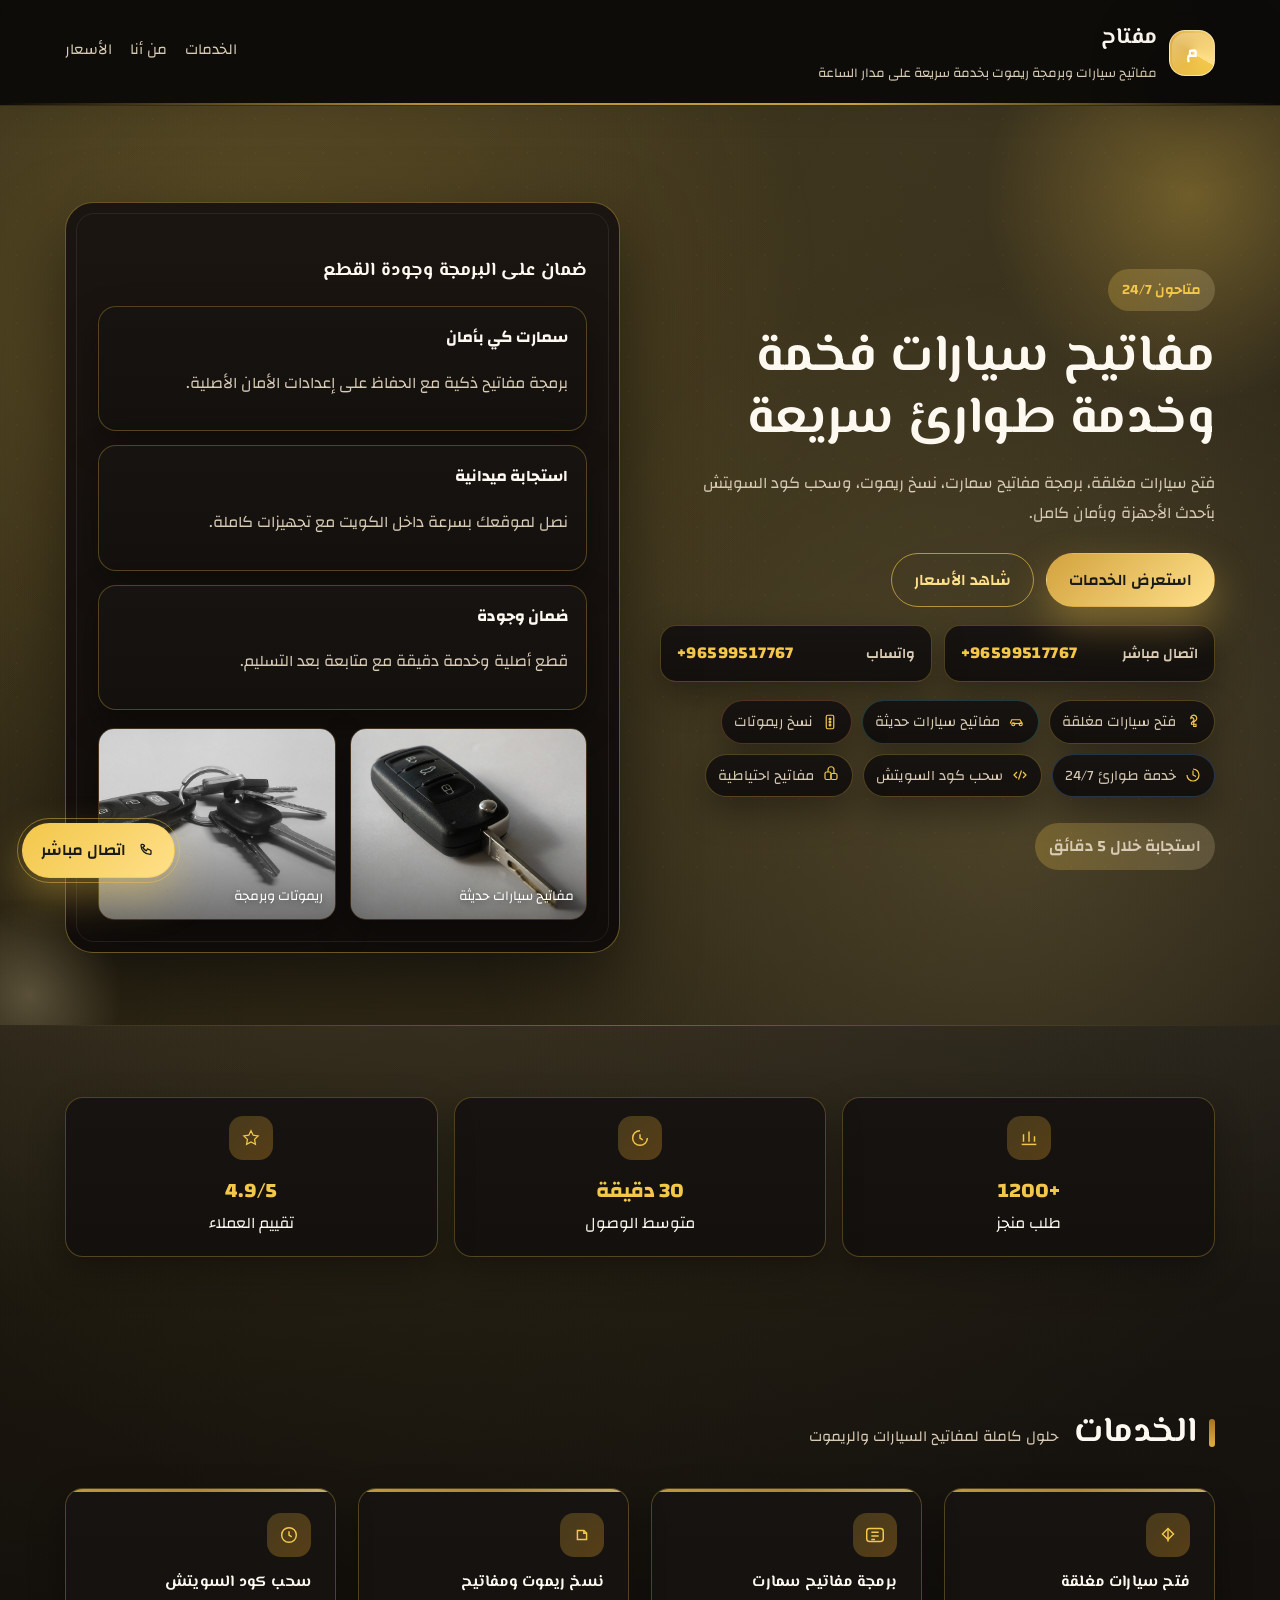
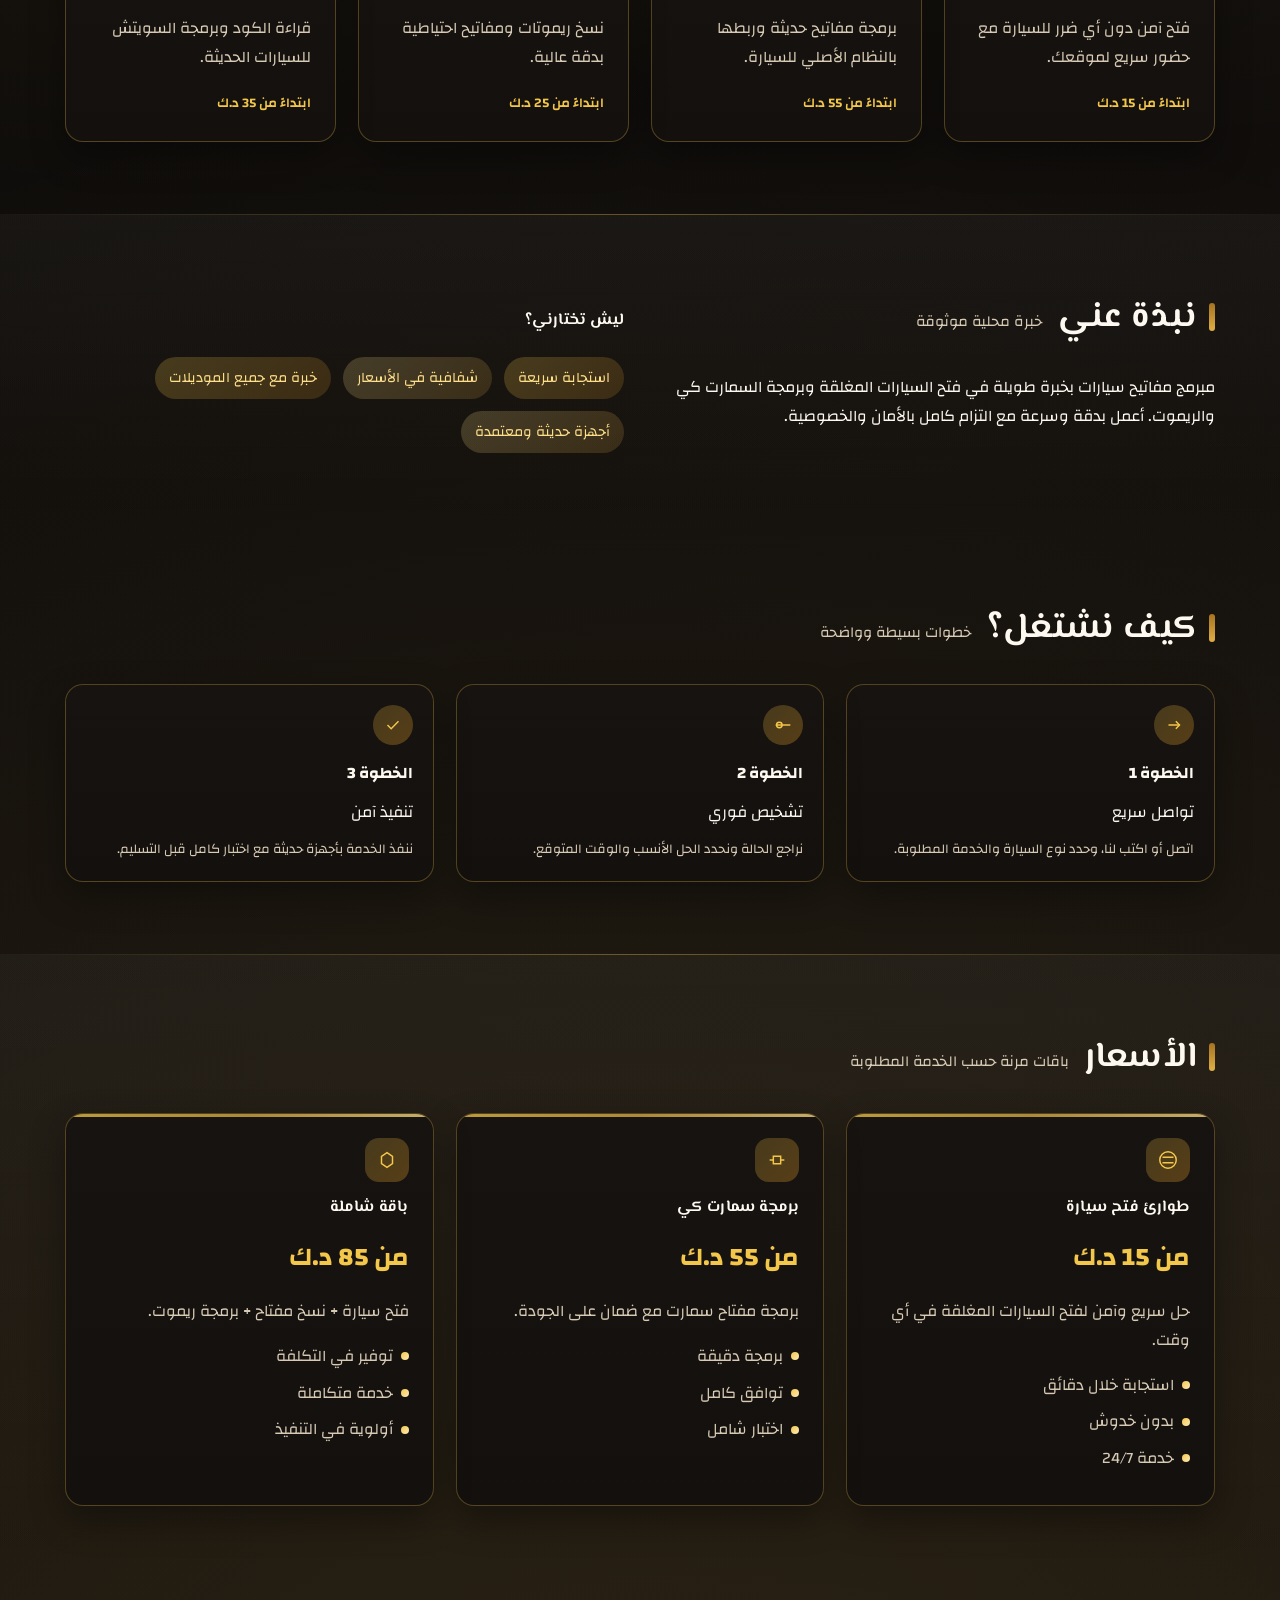
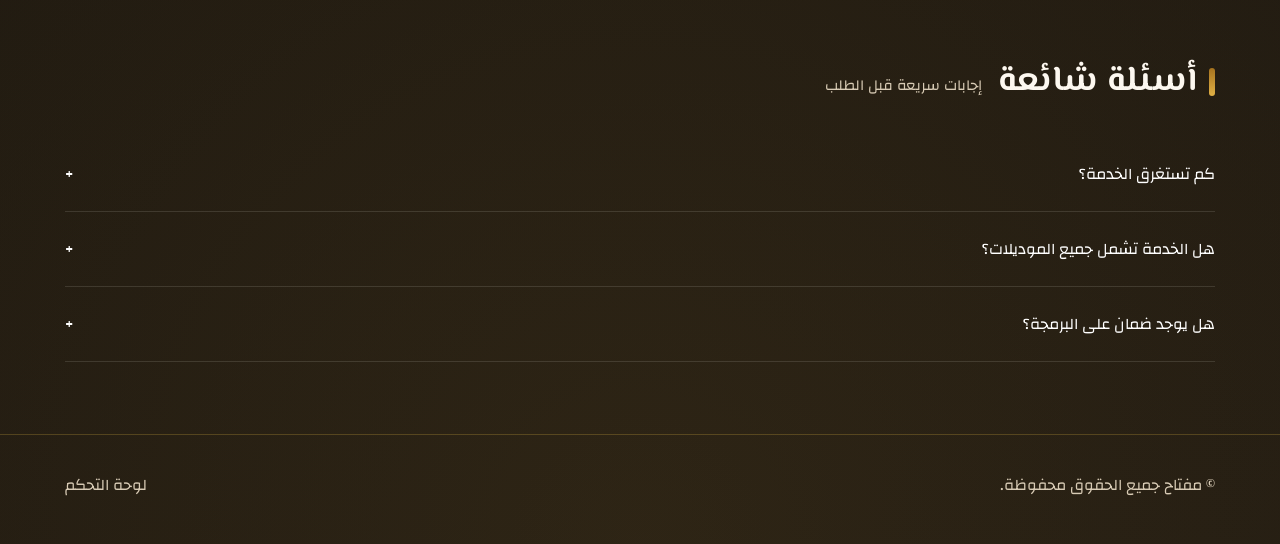
<file: index.html>
<!DOCTYPE html>
<html lang="ar" dir="rtl">
  <head>
    <meta charset="UTF-8" />
    <meta name="viewport" content="width=device-width, initial-scale=1.0" />
    <meta
      name="description"
      content="خدمة مفاتيح سيارات احترافية: فتح سيارات مغلقة، برمجة مفاتيح سمارت، نسخ ريموت، وسحب كود السويتش بأحدث الأجهزة."
    />
    <meta
      name="keywords"
      content="مفاتيح سيارات, برمجة مفاتيح, فتح سيارات مغلقة, نسخ ريموت, سمارت كي, سحب كود, سويتش, مفاتيح احتياطية, خدمة طوارئ, مبرمج مفاتيح"
    />
    <title>مفتاح | مفاتيح سيارات وبرمجة مفاتيح</title>
    <link rel="preconnect" href="https://fonts.googleapis.com" />
    <link rel="preconnect" href="https://fonts.gstatic.com" crossorigin />
    <link
      href="https://fonts.googleapis.com/css2?family=Changa:wght@300;400;600;700&family=El+Messiri:wght@400;600;700&display=swap"
      rel="stylesheet"
    />
    <link rel="stylesheet" href="assets/css/styles.css" />
  </head>
  <body>
    <div class="navbar">
      <div class="container inner">
        <div class="brand">
          <div class="brand-mark">م</div>
          <div>
            <h1 id="brandName"></h1>
            <small id="brandTagline"></small>
          </div>
        </div>
        <nav class="nav-links">
          <a href="#services">الخدمات</a>
          <a href="#about">من أنا</a>
          <a href="#pricing">الأسعار</a>
        </nav>
      </div>
    </div>

    <section class="hero">
      <div class="glow"></div>
      <div class="orb"></div>
      <div class="container hero-grid">
        <div>
          <span class="badge" id="heroBadge"></span>
          <h2 id="heroTitle"></h2>
          <p id="heroSubtitle"></p>
          <div class="hero-actions">
            <a class="btn btn-primary" id="ctaPrimary" href="#services"></a>
            <a class="btn btn-secondary" id="ctaSecondary" href="#pricing"></a>
          </div>
          <div class="contact-strip hero-contacts" aria-label="رقم التواصل">
            <div class="contact-pill">
              <span>اتصال مباشر</span>
              <strong id="directPhone" dir="ltr"></strong>
            </div>
            <div class="contact-pill">
              <span>واتساب</span>
              <strong id="whatsappNumber" dir="ltr"></strong>
            </div>
          </div>
          <div class="keyword-strip">
            <div class="keyword-pill">
              <svg viewBox="0 0 24 24" aria-hidden="true">
                <path
                  d="M9 7a4 4 0 1 1 6.9 2.7L13 12v3h-3v-2l2.4-2.3A2 2 0 1 0 9 7Z"
                  fill="none"
                  stroke="currentColor"
                  stroke-width="1.6"
                />
                <path d="M13 15h3v3h-3z" fill="none" stroke="currentColor" stroke-width="1.6" />
              </svg>
              فتح سيارات مغلقة
            </div>
            <div class="keyword-pill">
              <svg viewBox="0 0 24 24" aria-hidden="true">
                <path d="M3 14l2-5h11l3 5" fill="none" stroke="currentColor" stroke-width="1.6" />
                <path
                  d="M7 17a2 2 0 1 0 0-4 2 2 0 0 0 0 4Zm10 0a2 2 0 1 0 0-4 2 2 0 0 0 0 4Z"
                  fill="none"
                  stroke="currentColor"
                  stroke-width="1.6"
                />
                <path d="M6 14h12" fill="none" stroke="currentColor" stroke-width="1.6" />
              </svg>
              مفاتيح سيارات حديثة
            </div>
            <div class="keyword-pill">
              <svg viewBox="0 0 24 24" aria-hidden="true">
                <rect x="7" y="3" width="10" height="18" rx="2" fill="none" stroke="currentColor" stroke-width="1.6" />
                <circle cx="12" cy="8" r="1.2" fill="none" stroke="currentColor" stroke-width="1.6" />
                <circle cx="12" cy="12" r="1.2" fill="none" stroke="currentColor" stroke-width="1.6" />
                <circle cx="12" cy="16" r="1.2" fill="none" stroke="currentColor" stroke-width="1.6" />
              </svg>
              نسخ ريموتات
            </div>
            <div class="keyword-pill">
              <svg viewBox="0 0 24 24" aria-hidden="true">
                <path d="M4 12a8 8 0 1 0 8-8" fill="none" stroke="currentColor" stroke-width="1.6" />
                <path d="M12 6v6l4 2" fill="none" stroke="currentColor" stroke-width="1.6" />
              </svg>
              خدمة طوارئ 24/7
            </div>
            <div class="keyword-pill">
              <svg viewBox="0 0 24 24" aria-hidden="true">
                <path d="M8 8l-4 4 4 4" fill="none" stroke="currentColor" stroke-width="1.6" />
                <path d="M16 8l4 4-4 4" fill="none" stroke="currentColor" stroke-width="1.6" />
                <path d="M10 18l4-12" fill="none" stroke="currentColor" stroke-width="1.6" />
              </svg>
              سحب كود السويتش
            </div>
            <div class="keyword-pill">
              <svg viewBox="0 0 24 24" aria-hidden="true">
                <rect x="4" y="8" width="8" height="10" rx="2" fill="none" stroke="currentColor" stroke-width="1.6" />
                <path d="M8 8V5a4 4 0 0 1 8 0v5" fill="none" stroke="currentColor" stroke-width="1.6" />
                <rect x="12" y="10" width="8" height="8" rx="2" fill="none" stroke="currentColor" stroke-width="1.6" />
              </svg>
              مفاتيح احتياطية
            </div>
          </div>
          <p class="badge" id="responseTime"></p>
        </div>
        <div class="hero-card">
          <h3 id="heroHighlight"></h3>
          <div class="hero-meta">
            <div class="meta-card">
              <strong>سمارت كي بأمان</strong>
              <p>برمجة مفاتيح ذكية مع الحفاظ على إعدادات الأمان الأصلية.</p>
            </div>
            <div class="meta-card">
              <strong>استجابة ميدانية</strong>
              <p>نصل لموقعك بسرعة داخل الكويت مع تجهيزات كاملة.</p>
            </div>
            <div class="meta-card">
              <strong>ضمان وجودة</strong>
              <p>قطع أصلية وخدمة دقيقة مع متابعة بعد التسليم.</p>
            </div>
          </div>
          <div class="hero-gallery">
            <figure>
              <img src="assets/images/car-keys.jpg" alt="مفاتيح سيارات حديثة" loading="lazy" />
              <figcaption>مفاتيح سيارات حديثة</figcaption>
            </figure>
            <figure>
              <img src="assets/images/car-remote.jpg" alt="ريموت سيارات وبرمجة" loading="lazy" />
              <figcaption>ريموتات وبرمجة</figcaption>
            </figure>
          </div>
        </div>
      </div>
    </section>

    <section class="section">
      <div class="container stat-grid" id="statsList"></div>
    </section>

    <section class="section" id="services">
      <div class="container">
        <div class="section-title">
          <h3>الخدمات</h3>
          <span>حلول كاملة لمفاتيح السيارات والريموت</span>
        </div>
        <div class="grid grid-3" id="serviceList"></div>
      </div>
    </section>

    <section class="section" id="about">
      <div class="container about-layout">
        <div>
          <div class="section-title">
            <h3 id="aboutTitle"></h3>
            <span>خبرة محلية موثوقة</span>
          </div>
          <p id="aboutBody"></p>
        </div>
        <div>
          <h4>ليش تختارني؟</h4>
          <div class="tags" id="aboutValues"></div>
        </div>
      </div>
    </section>

    <section class="section">
      <div class="container">
        <div class="section-title">
          <h3>كيف نشتغل؟</h3>
          <span>خطوات بسيطة وواضحة</span>
        </div>
        <div class="grid grid-3" id="processList"></div>
      </div>
    </section>

    <section class="section" id="pricing">
      <div class="container">
        <div class="section-title">
          <h3>الأسعار</h3>
          <span>باقات مرنة حسب الخدمة المطلوبة</span>
        </div>
        <div class="grid grid-3" id="pricingList"></div>
      </div>
    </section>

    <section class="section">
      <div class="container">
        <div class="section-title">
          <h3>أسئلة شائعة</h3>
          <span>إجابات سريعة قبل الطلب</span>
        </div>
        <div id="faqList"></div>
      </div>
    </section>

    <footer class="footer">
      <div class="container footer-inner">
        <span>© <span id="brandNameFooter"></span> جميع الحقوق محفوظة.</span>
        <a href="admin.html">لوحة التحكم</a>
      </div>
    </footer>

    <a class="floating-call" id="floatingCall" href="#" aria-label="اتصال مباشر">
      <svg viewBox="0 0 24 24" aria-hidden="true">
        <path
          d="M7 4c-.6 0-1 .4-1 1 0 6.1 4.9 11 11 11 .6 0 1-.4 1-1v-3c0-.4-.2-.7-.6-.9l-3-1.3c-.4-.2-.9 0-1.1.4l-1 1.6a9.7 9.7 0 0 1-4.2-4.2l1.6-1c.4-.2.6-.7.4-1.1L9 4.6C8.8 4.2 8.4 4 8 4H7Z"
          fill="none"
          stroke="currentColor"
          stroke-width="1.6"
          stroke-linejoin="round"
        />
      </svg>
      اتصال مباشر
    </a>

    <script src="assets/js/data.js"></script>
    <script src="assets/js/site.js"></script>
  </body>
</html>
</file>
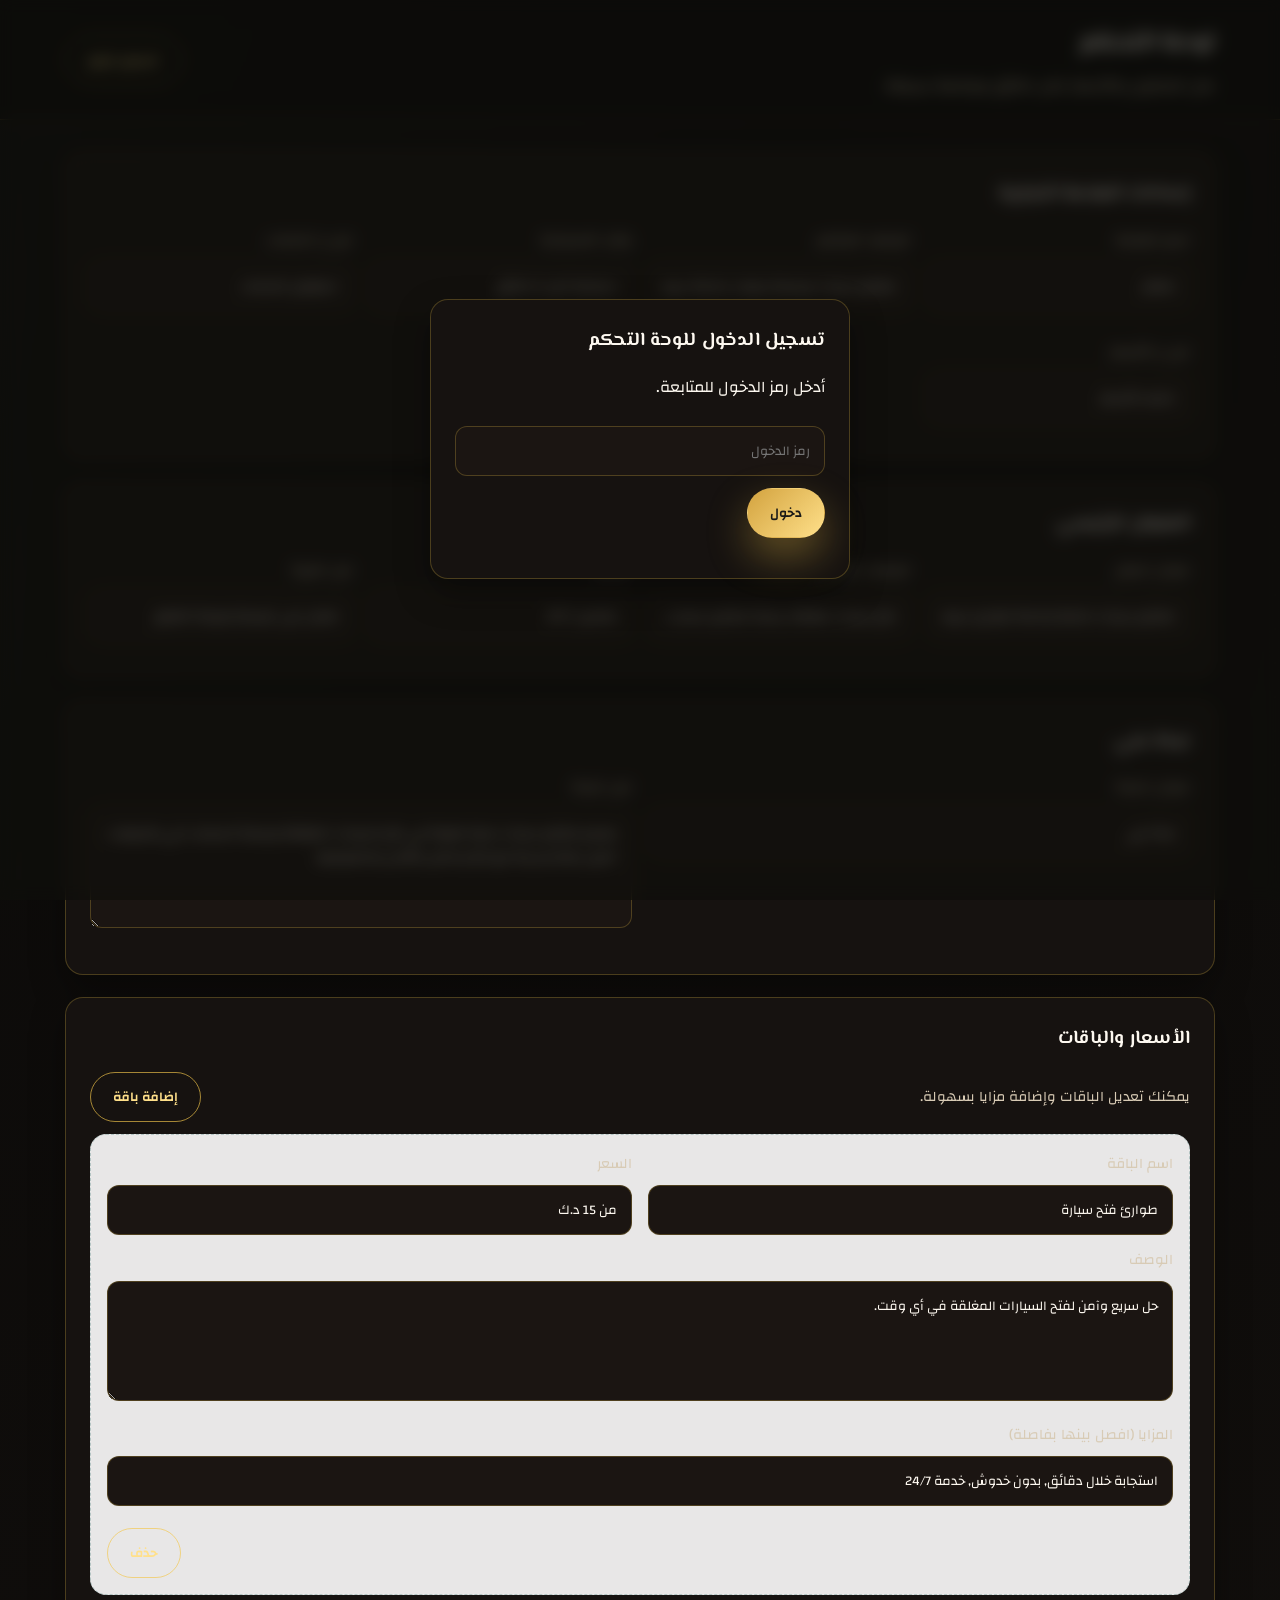
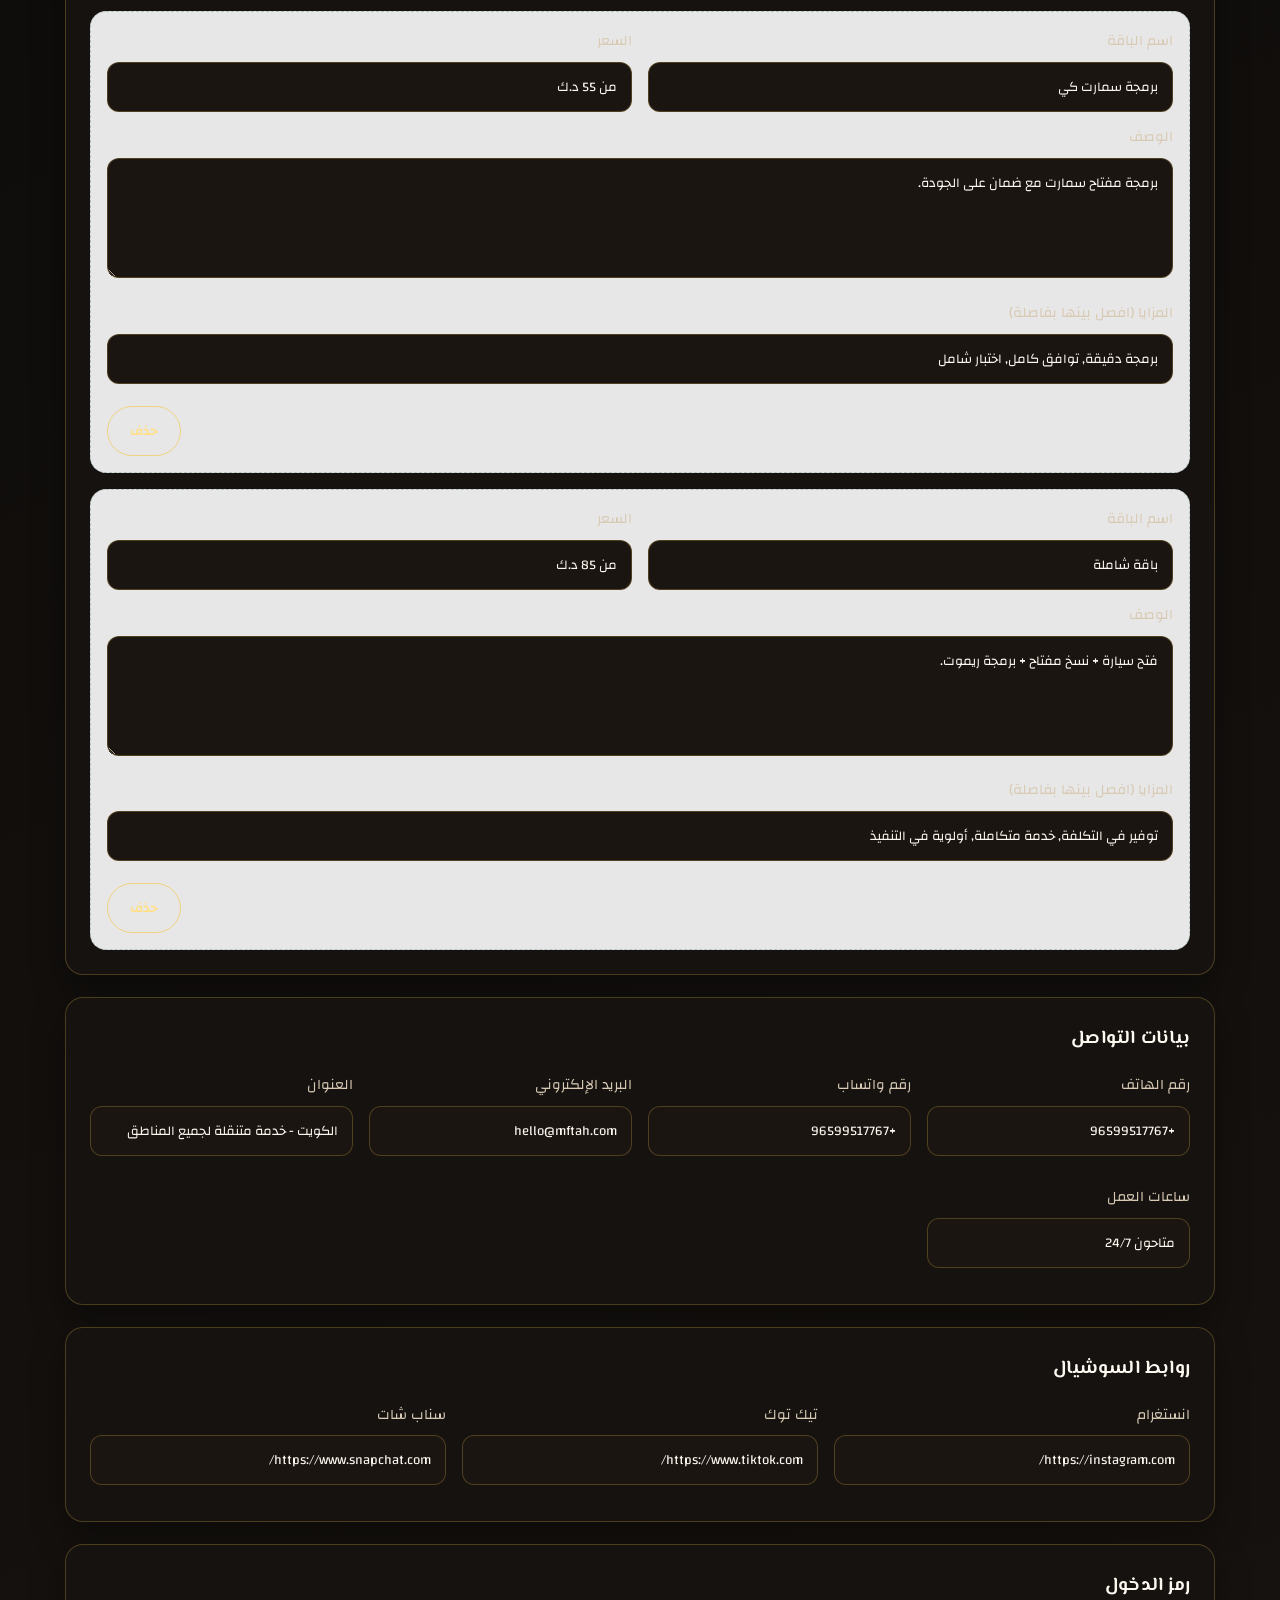
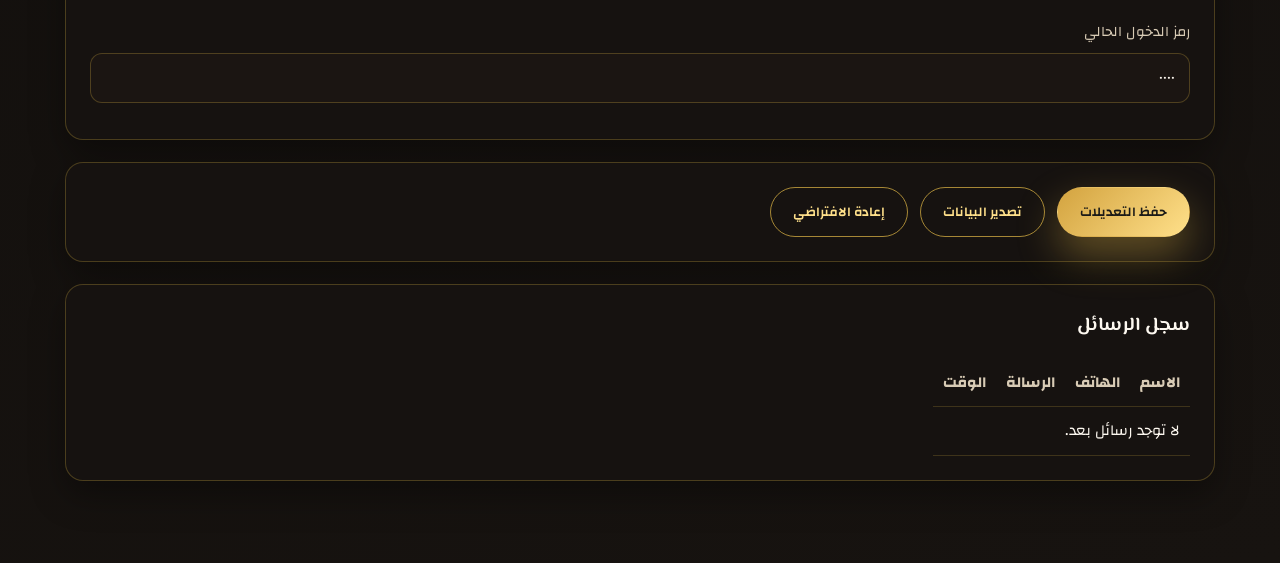
<file: admin.html>
<!DOCTYPE html>
<html lang="ar" dir="rtl">
  <head>
    <meta charset="UTF-8" />
    <meta name="viewport" content="width=device-width, initial-scale=1.0" />
    <title>لوحة التحكم | مفتاح</title>
    <link rel="preconnect" href="https://fonts.googleapis.com" />
    <link rel="preconnect" href="https://fonts.gstatic.com" crossorigin />
    <link
      href="https://fonts.googleapis.com/css2?family=Changa:wght@300;400;600;700&family=El+Messiri:wght@400;600;700&display=swap"
      rel="stylesheet"
    />
    <link rel="stylesheet" href="assets/css/styles.css" />
  </head>
  <body class="admin-body">
    <div class="admin-topbar">
      <div class="container admin-topbar-inner">
        <div>
          <h1>لوحة التحكم</h1>
          <p>عدل المحتوى والأسعار خلال دقائق وبواجهة بسيطة.</p>
        </div>
        <button class="btn btn-secondary" id="logout" type="button">تسجيل خروج</button>
      </div>
    </div>

    <main class="admin-content">
      <div class="container">
        <div
          id="authOverlay"
          style="display: none; position: fixed; inset: 0; background: rgba(15,14,12,0.65); backdrop-filter: blur(8px); z-index: 30; place-items: center;"
        >
          <div class="admin-card" style="width: min(420px, 90vw);">
            <h3>تسجيل الدخول للوحة التحكم</h3>
            <p>أدخل رمز الدخول للمتابعة.</p>
            <input class="input" type="password" id="pinInput" placeholder="رمز الدخول" />
            <button class="btn btn-primary" id="pinButton" type="button">دخول</button>
            <p id="pinError" style="color: #b11a1a;"></p>
          </div>
        </div>

        <div class="admin-card">
          <h3>إعدادات العلامة التجارية</h3>
          <div class="admin-grid">
            <div>
              <label>اسم العلامة</label>
              <input class="input" id="brandName" type="text" />
            </div>
            <div>
              <label>الوصف المختصر</label>
              <input class="input" id="brandTagline" type="text" />
            </div>
            <div>
              <label>وقت الاستجابة</label>
              <input class="input" id="brandResponse" type="text" />
            </div>
            <div>
              <label>نص زر الخدمات</label>
              <input class="input" id="ctaPrimary" type="text" />
            </div>
            <div>
              <label>نص زر الأسعار</label>
              <input class="input" id="ctaSecondary" type="text" />
            </div>
          </div>
        </div>

        <div class="admin-card">
          <h3>العنوان الرئيسي</h3>
          <div class="admin-grid">
            <div>
              <label>عنوان البطل</label>
              <input class="input" id="heroTitle" type="text" />
            </div>
            <div>
              <label>الوصف الرئيسي</label>
              <input class="input" id="heroSubtitle" type="text" />
            </div>
            <div>
              <label>الشارة</label>
              <input class="input" id="heroBadge" type="text" />
            </div>
            <div>
              <label>نص الميزة</label>
              <input class="input" id="heroHighlight" type="text" />
            </div>
          </div>
        </div>

        <div class="admin-card">
          <h3>نبذة عني</h3>
          <div class="admin-grid">
            <div>
              <label>عنوان النبذة</label>
              <input class="input" id="aboutTitle" type="text" />
            </div>
            <div>
              <label>نص النبذة</label>
              <textarea class="input" id="aboutBody"></textarea>
            </div>
          </div>
        </div>

        <div class="admin-card">
          <h3>الأسعار والباقات</h3>
          <div class="admin-card-header">
            <span class="admin-hint">يمكنك تعديل الباقات وإضافة مزايا بسهولة.</span>
            <button class="btn btn-secondary" id="addPricing" type="button">إضافة باقة</button>
          </div>
          <div class="pricing-editor" id="pricingEditor"></div>
        </div>

        <div class="admin-card">
          <h3>بيانات التواصل</h3>
          <div class="admin-grid">
            <div>
              <label>رقم الهاتف</label>
              <input class="input" id="contactPhone" type="text" />
            </div>
            <div>
              <label>رقم واتساب</label>
              <input class="input" id="contactWhatsapp" type="text" />
            </div>
            <div>
              <label>البريد الإلكتروني</label>
              <input class="input" id="contactEmail" type="email" />
            </div>
            <div>
              <label>العنوان</label>
              <input class="input" id="contactAddress" type="text" />
            </div>
            <div>
              <label>ساعات العمل</label>
              <input class="input" id="contactHours" type="text" />
            </div>
          </div>
        </div>

        <div class="admin-card">
          <h3>روابط السوشيال</h3>
          <div class="admin-grid">
            <div>
              <label>انستغرام</label>
              <input class="input" id="instagramLink" type="text" />
            </div>
            <div>
              <label>تيك توك</label>
              <input class="input" id="tiktokLink" type="text" />
            </div>
            <div>
              <label>سناب شات</label>
              <input class="input" id="snapchatLink" type="text" />
            </div>
          </div>
        </div>

        <div class="admin-card">
          <h3>رمز الدخول</h3>
          <div class="admin-grid">
            <div>
              <label>رمز الدخول الحالي</label>
              <input class="input" id="adminPin" type="password" />
            </div>
          </div>
        </div>

        <div class="admin-card">
          <div class="admin-actions">
            <button class="btn btn-primary" id="saveQuick" type="button">حفظ التعديلات</button>
            <button class="btn btn-secondary" id="exportData" type="button">تصدير البيانات</button>
            <button class="btn btn-secondary" id="resetData" type="button">إعادة الافتراضي</button>
            <span id="status"></span>
          </div>
        </div>

        <div class="admin-card">
          <h3>سجل الرسائل</h3>
          <table class="table">
            <thead>
              <tr>
                <th>الاسم</th>
                <th>الهاتف</th>
                <th>الرسالة</th>
                <th>الوقت</th>
              </tr>
            </thead>
            <tbody id="messagesBody"></tbody>
          </table>
        </div>
      </div>
    </main>

    <script src="assets/js/data.js"></script>
    <script src="assets/js/admin.js"></script>
  </body>
</html>
</file>
<file: assets/css/styles.css>
﻿:root {
  --bg: #f3efe7;
  --bg-2: #fdf7f1;
  --ink: #1c1a17;
  --muted: #6f5f50;
  --primary: #195c58;
  --primary-2: #3aa7a0;
  --accent: #d4a05a;
  --accent-2: #f2d9ad;
  --accent-3: #e57a52;
  --accent-4: #4a86d7;
  --action: #2b6fe0;
  --action-2: #7fb0ff;
  --card: #fffdf9;
  --border: rgba(28, 24, 20, 0.12);
  --shadow: 0 28px 70px rgba(18, 12, 8, 0.14);
  --shadow-soft: 0 14px 34px rgba(18, 12, 8, 0.08);
  --radius-lg: 28px;
  --radius-md: 18px;
  --radius-sm: 12px;
  --font-body: "Changa", sans-serif;
  --font-display: "El Messiri", "Changa", sans-serif;
}

* {
  box-sizing: border-box;
}

html {
  scroll-behavior: smooth;
}

body {
  margin: 0;
  font-family: var(--font-body);
  background:
    radial-gradient(circle at 12% 10%, rgba(58, 167, 160, 0.14), transparent 38%),
    radial-gradient(circle at 85% 0%, rgba(212, 160, 90, 0.18), transparent 42%),
    linear-gradient(160deg, var(--bg), var(--bg-2));
  color: var(--ink);
  min-height: 100vh;
  line-height: 1.8;
  -webkit-font-smoothing: antialiased;
}

body::before {
  content: "";
  position: fixed;
  inset: 0;
  background-image: linear-gradient(120deg, rgba(255, 255, 255, 0.5), transparent 55%);
  opacity: 0.25;
  pointer-events: none;
  z-index: -2;
}

body::after {
  content: "";
  position: fixed;
  inset: 0;
  background-image: radial-gradient(rgba(25, 92, 88, 0.08) 1px, transparent 1px);
  background-size: 32px 32px;
  opacity: 0.3;
  pointer-events: none;
  z-index: -1;
}

img {
  max-width: 100%;
  display: block;
}

a {
  color: inherit;
  text-decoration: none;
}

a:focus-visible,
button:focus-visible {
  outline: 2px solid rgba(25, 92, 88, 0.35);
  outline-offset: 3px;
}

button {
  font-family: inherit;
}

small {
  color: var(--muted);
}

h1,
h2,
h3,
h4 {
  font-family: var(--font-display);
  letter-spacing: 0.2px;
}

.container {
  width: min(1150px, 90vw);
  margin: 0 auto;
}

.navbar {
  position: sticky;
  top: 0;
  z-index: 20;
  background: rgba(243, 239, 231, 0.9);
  backdrop-filter: blur(16px);
  border-bottom: 1px solid var(--border);
  box-shadow: 0 10px 28px rgba(18, 12, 8, 0.06);
}

.navbar::after {
  content: "";
  position: absolute;
  inset-inline: 0;
  bottom: 0;
  height: 2px;
  background: linear-gradient(90deg, transparent, var(--accent), var(--primary), transparent);
  opacity: 0.8;
}

.navbar .inner {
  display: flex;
  align-items: center;
  justify-content: space-between;
  padding: 18px 0;
  gap: 12px;
}

.brand {
  display: flex;
  align-items: center;
  gap: 12px;
}

.brand-mark {
  width: 46px;
  height: 46px;
  border-radius: 16px;
  background: conic-gradient(from 120deg, var(--primary), var(--accent), var(--primary-2));
  display: grid;
  place-items: center;
  color: #fff;
  font-weight: 700;
  box-shadow: var(--shadow);
  border: 1px solid rgba(255, 255, 255, 0.5);
  position: relative;
  overflow: hidden;
}

.brand-mark::after {
  content: "";
  position: absolute;
  inset: 2px;
  border-radius: 14px;
  background: linear-gradient(140deg, rgba(255, 255, 255, 0.5), transparent 60%);
  opacity: 0.6;
  pointer-events: none;
}

.brand h1 {
  margin: 0;
  font-size: 1.4rem;
}

.nav-links {
  display: flex;
  gap: 18px;
  font-size: 0.95rem;
  color: var(--muted);
}

.nav-links a {
  position: relative;
  padding-bottom: 6px;
}

.nav-links a::after {
  content: "";
  position: absolute;
  left: 0;
  right: 0;
  bottom: 0;
  height: 2px;
  background: linear-gradient(90deg, var(--primary), var(--accent-3));
  transform: scaleX(0);
  transform-origin: right;
  transition: transform 0.2s ease;
}

.nav-links a:hover {
  color: var(--primary);
}

.nav-links a:hover::after {
  transform: scaleX(1);
  transform-origin: left;
}

.hero {
  position: relative;
  padding: 96px 0 72px;
  overflow: hidden;
}

.hero::before {
  content: "";
  position: absolute;
  inset: 0;
  background: radial-gradient(circle at 20% 20%, rgba(74, 134, 215, 0.12), transparent 45%);
  opacity: 0.8;
  z-index: 0;
}

.hero::after {
  content: "";
  position: absolute;
  inset: 0;
  background: radial-gradient(circle at 80% 80%, rgba(229, 122, 82, 0.12), transparent 45%);
  opacity: 0.9;
  z-index: 0;
}

.hero-grid {
  display: grid;
  grid-template-columns: repeat(auto-fit, minmax(280px, 1fr));
  gap: 40px;
  align-items: center;
  position: relative;
  z-index: 1;
}

.hero-card {
  position: relative;
  background: linear-gradient(180deg, #ffffff, #fff6ea);
  padding: 32px;
  border-radius: var(--radius-lg);
  box-shadow: var(--shadow);
  border: 1px solid rgba(212, 160, 90, 0.25);
  transition: transform 0.3s ease, box-shadow 0.3s ease;
  animation: fade-up 1s ease both;
  animation-delay: 0.1s;
}

.hero-card::after {
  content: "";
  position: absolute;
  inset: 10px;
  border-radius: calc(var(--radius-lg) - 10px);
  border: 1px solid rgba(255, 255, 255, 0.7);
  pointer-events: none;
}

.hero-card:hover {
  transform: translateY(-6px);
  box-shadow: 0 32px 90px rgba(17, 12, 8, 0.2);
}

.hero h2 {
  font-size: clamp(2.1rem, 4.4vw, 3.25rem);
  margin: 16px 0 12px;
  line-height: 1.2;
}

.badge {
  display: inline-flex;
  align-items: center;
  gap: 8px;
  padding: 8px 14px;
  border-radius: 99px;
  background: linear-gradient(90deg, rgba(25, 92, 88, 0.16), rgba(212, 160, 90, 0.16));
  color: var(--primary);
  font-weight: 600;
  font-size: 0.9rem;
}

.hero p {
  color: var(--muted);
  line-height: 1.9;
  font-size: 1rem;
  max-width: 520px;
}

#heroBadge {
  animation: fade-up 0.7s ease both;
}

#heroTitle {
  animation: fade-up 0.85s ease both;
  animation-delay: 0.05s;
}

#heroSubtitle {
  animation: fade-up 0.9s ease both;
  animation-delay: 0.12s;
}

.hero-actions {
  animation: fade-up 0.95s ease both;
  animation-delay: 0.18s;
}

.keyword-strip {
  animation: fade-up 1s ease both;
  animation-delay: 0.24s;
}

#responseTime {
  animation: fade-up 1s ease both;
  animation-delay: 0.3s;
}

.hero-actions {
  display: flex;
  flex-wrap: wrap;
  gap: 12px;
  margin-top: 24px;
  align-items: center;
}

.keyword-strip {
  display: flex;
  flex-wrap: wrap;
  gap: 10px;
  margin: 18px 0 10px;
}

.keyword-pill {
  display: inline-flex;
  align-items: center;
  gap: 8px;
  padding: 8px 12px;
  border-radius: 999px;
  background: linear-gradient(180deg, #ffffff, #fff6ec);
  border: 1px solid rgba(212, 160, 90, 0.2);
  box-shadow: var(--shadow-soft);
  color: var(--muted);
  font-size: 0.9rem;
  transition: transform 0.2s ease, box-shadow 0.2s ease, color 0.2s ease;
}

.keyword-pill:nth-child(2) {
  border-color: rgba(58, 167, 160, 0.3);
}

.keyword-pill:nth-child(3) {
  border-color: rgba(229, 122, 82, 0.3);
}

.keyword-pill:nth-child(4) {
  border-color: rgba(74, 134, 215, 0.3);
}

.keyword-pill svg {
  width: 18px;
  height: 18px;
  color: var(--primary);
  transition: transform 0.2s ease;
}

.keyword-pill:hover {
  transform: translateY(-2px);
  box-shadow: var(--shadow);
  color: var(--primary);
}

.keyword-pill:hover svg {
  transform: rotate(-8deg) scale(1.05);
}

.contact-strip {
  display: grid;
  grid-template-columns: repeat(auto-fit, minmax(220px, 1fr));
  gap: 12px;
  margin: 18px 0 8px;
}

.hero-contacts .contact-pill {
  cursor: default;
}

.hero-contacts .contact-pill:hover {
  transform: none;
  box-shadow: var(--shadow-soft);
}

.contact-pill {
  display: flex;
  align-items: center;
  justify-content: space-between;
  padding: 12px 16px;
  border-radius: 16px;
  background: linear-gradient(180deg, #ffffff, #f7f2eb);
  border: 1px solid rgba(74, 134, 215, 0.2);
  box-shadow: var(--shadow-soft);
  font-weight: 600;
  transition: transform 0.2s ease, box-shadow 0.2s ease;
}

.contact-pill span {
  color: var(--muted);
  font-size: 0.9rem;
}

.contact-pill strong {
  font-size: 1.05rem;
  color: var(--accent-4);
  letter-spacing: 0.4px;
}

.contact-pill:hover {
  transform: translateY(-3px);
  box-shadow: var(--shadow);
}

.btn {
  padding: 12px 22px;
  border-radius: 999px;
  border: 1px solid transparent;
  font-weight: 600;
  cursor: pointer;
  transition: transform 0.2s ease, box-shadow 0.2s ease, background 0.2s ease;
}

.btn-primary {
  background: linear-gradient(135deg, #144943, var(--primary), var(--accent-3));
  color: #fff;
  box-shadow: 0 18px 40px rgba(25, 92, 88, 0.28);
  background-size: 160% 160%;
  background-position: 0% 50%;
}

.btn-secondary {
  background: linear-gradient(135deg, rgba(212, 160, 90, 0.15), rgba(25, 92, 88, 0.1));
  border-color: rgba(212, 160, 90, 0.5);
  color: var(--primary);
  background-size: 160% 160%;
  background-position: 0% 50%;
}

.btn:hover {
  transform: translateY(-2px);
}

.btn-primary:hover {
  box-shadow: 0 22px 50px rgba(25, 92, 88, 0.35);
  background-position: 100% 50%;
}

.btn-secondary:hover {
  background: linear-gradient(135deg, rgba(212, 160, 90, 0.25), rgba(25, 92, 88, 0.15));
  background-position: 100% 50%;
}

.hero-meta {
  display: grid;
  gap: 14px;
}

.hero-meta .meta-card {
  background: #fff7ed;
  border-radius: var(--radius-md);
  padding: 16px 18px;
  border: 1px solid rgba(212, 160, 90, 0.22);
  transition: transform 0.2s ease;
}

.hero-meta .meta-card:hover {
  transform: translateX(-4px);
}

.hero-gallery {
  display: grid;
  grid-template-columns: repeat(2, minmax(0, 1fr));
  gap: 14px;
  margin-top: 18px;
}

.hero-gallery figure {
  margin: 0;
  position: relative;
  border-radius: 16px;
  overflow: hidden;
  border: 1px solid rgba(212, 160, 90, 0.25);
  box-shadow: var(--shadow-soft);
  transition: transform 0.3s ease, box-shadow 0.3s ease;
  animation: fade-up 0.9s ease both;
  animation-delay: 0.28s;
}

.hero-gallery figure::after {
  content: "";
  position: absolute;
  inset: 0;
  background: linear-gradient(180deg, rgba(0, 0, 0, 0) 45%, rgba(0, 0, 0, 0.45));
}

.hero-gallery img {
  width: 100%;
  height: clamp(150px, 22vw, 190px);
  object-fit: cover;
  display: block;
  transition: transform 0.3s ease;
}

.hero-gallery figcaption {
  position: absolute;
  bottom: 10px;
  right: 12px;
  color: #fff;
  font-size: 0.85rem;
  z-index: 1;
  text-shadow: 0 2px 6px rgba(0, 0, 0, 0.4);
}

.hero-gallery figure:hover img {
  transform: scale(1.05);
}

.hero-gallery figure:hover {
  transform: translateY(-4px);
  box-shadow: var(--shadow);
}

.section {
  padding: 72px 0;
  position: relative;
}

.section:nth-of-type(even) {
  background: linear-gradient(180deg, rgba(255, 255, 255, 0.6), rgba(255, 255, 255, 0.2));
}

.section:nth-of-type(even)::before {
  content: "";
  position: absolute;
  inset-inline: 0;
  top: 0;
  height: 1px;
  background: linear-gradient(90deg, transparent, rgba(212, 160, 90, 0.4), transparent);
}

.section-title {
  display: flex;
  align-items: baseline;
  gap: 16px;
  margin-bottom: 24px;
}

.section-title h3 {
  margin: 0;
  font-size: clamp(1.6rem, 3vw, 2.2rem);
  position: relative;
  padding-right: 18px;
}

.section-title h3::before {
  content: "";
  position: absolute;
  right: 0;
  top: 50%;
  transform: translateY(-50%);
  width: 6px;
  height: 28px;
  border-radius: 6px;
  background: linear-gradient(180deg, var(--accent-3), var(--accent));
}

.section-title span {
  color: var(--muted);
  font-size: 0.95rem;
}

.grid {
  display: grid;
  gap: 22px;
}

.grid-3 {
  grid-template-columns: repeat(auto-fit, minmax(220px, 1fr));
}

.card {
  position: relative;
  background: linear-gradient(180deg, #ffffff, #fff8ee);
  border-radius: var(--radius-md);
  padding: 24px;
  border: 1px solid rgba(212, 160, 90, 0.18);
  box-shadow: var(--shadow-soft);
  transition: transform 0.25s ease, box-shadow 0.25s ease;
  overflow: hidden;
}

.card::before {
  content: "";
  position: absolute;
  inset-inline: 0;
  top: 0;
  height: 3px;
  background: linear-gradient(90deg, var(--primary), var(--accent), var(--accent-3), var(--accent-4));
  opacity: 0.6;
}

.card::after {
  content: "";
  position: absolute;
  inset: 0;
  background: radial-gradient(circle at top, rgba(255, 255, 255, 0.75), transparent 55%);
  opacity: 0;
  transition: opacity 0.3s ease;
  pointer-events: none;
}

.card:hover {
  transform: translateY(-6px);
  box-shadow: var(--shadow);
}

.card:hover::after {
  opacity: 1;
}

.card h4 {
  margin-top: 0;
  margin-bottom: 12px;
}

.card p {
  color: var(--muted);
  line-height: 1.8;
}

.card small {
  color: var(--primary);
  font-weight: 600;
}

.card-icon,
.stat-icon,
.icon-pill {
  display: inline-flex;
  align-items: center;
  justify-content: center;
  color: var(--primary);
  width: 44px;
  height: 44px;
  border-radius: 14px;
  background: linear-gradient(135deg, rgba(25, 92, 88, 0.14), rgba(212, 160, 90, 0.28));
  margin-bottom: 12px;
}

.card-icon svg,
.stat-icon svg,
.icon-pill svg {
  width: 22px;
  height: 22px;
}

.icon-pill {
  width: 40px;
  height: 40px;
  border-radius: 50%;
  margin-bottom: 4px;
}

.stat-icon {
  margin: 0 auto 12px;
}

.about-layout {
  display: grid;
  grid-template-columns: repeat(auto-fit, minmax(280px, 1fr));
  gap: 32px;
}

.tags {
  display: flex;
  flex-wrap: wrap;
  gap: 12px;
}

.tag {
  background: linear-gradient(135deg, rgba(25, 92, 88, 0.14), rgba(74, 134, 215, 0.2));
  color: var(--primary);
  padding: 8px 14px;
  border-radius: 999px;
  font-size: 0.9rem;
}

.tag:nth-child(2n) {
  background: linear-gradient(135deg, rgba(212, 160, 90, 0.18), rgba(229, 122, 82, 0.2));
}

.process-step {
  display: grid;
  gap: 10px;
  padding: 20px;
  border: 1px dashed rgba(25, 92, 88, 0.28);
  border-radius: var(--radius-md);
  background: rgba(255, 255, 255, 0.88);
  transition: transform 0.25s ease, box-shadow 0.25s ease;
}

.process-step:hover {
  transform: translateY(-6px);
  box-shadow: var(--shadow-soft);
}

.pricing-card {
  position: relative;
  overflow: hidden;
}

.pricing-card::after {
  content: "";
  position: absolute;
  inset: 0;
  background: radial-gradient(circle at top, rgba(25, 92, 88, 0.08), transparent 60%);
  pointer-events: none;
}

.price {
  font-size: 1.6rem;
  font-weight: 700;
  color: var(--primary);
}

.feature-list {
  list-style: none;
  padding: 0;
  margin: 16px 0 0;
  color: var(--muted);
}

.feature-list li {
  margin-bottom: 8px;
  display: flex;
  gap: 8px;
  align-items: center;
}

.feature-dot {
  width: 8px;
  height: 8px;
  border-radius: 50%;
  background: linear-gradient(135deg, var(--accent), var(--accent-4));
  flex-shrink: 0;
}

.faq-item {
  border-bottom: 1px solid var(--border);
  padding: 16px 0;
}

.faq-item button {
  width: 100%;
  background: none;
  border: none;
  text-align: right;
  font-size: 1rem;
  cursor: pointer;
  display: flex;
  justify-content: space-between;
  align-items: center;
  gap: 12px;
  padding: 6px 0;
}

.faq-item p {
  margin: 12px 0 0;
  color: var(--muted);
  display: none;
}

.faq-item.open p {
  display: block;
}

.contact-grid {
  display: grid;
  grid-template-columns: repeat(auto-fit, minmax(260px, 1fr));
  gap: 24px;
}

.input {
  width: 100%;
  padding: 12px 14px;
  border-radius: 12px;
  border: 1px solid var(--border);
  background: #fff;
  font-family: inherit;
  margin: 8px 0 12px;
}

textarea.input {
  min-height: 120px;
  resize: vertical;
}

label {
  display: block;
  color: var(--muted);
  font-size: 0.9rem;
}

.footer {
  padding: 36px 0 44px;
  border-top: 1px solid var(--border);
  color: var(--muted);
}

.footer-inner {
  display: flex;
  justify-content: space-between;
  flex-wrap: wrap;
  gap: 12px;
}

.stat-grid {
  display: grid;
  grid-template-columns: repeat(auto-fit, minmax(160px, 1fr));
  gap: 16px;
}

.stat {
  background: linear-gradient(180deg, #ffffff, #fff8ee);
  border-radius: var(--radius-md);
  padding: 18px;
  text-align: center;
  border: 1px solid rgba(212, 160, 90, 0.18);
  transition: transform 0.25s ease, box-shadow 0.25s ease;
}

.stat:hover {
  transform: translateY(-6px);
  box-shadow: var(--shadow-soft);
}

.stat strong {
  display: block;
  font-size: 1.3rem;
  color: var(--primary);
}

.glow {
  position: absolute;
  width: 420px;
  height: 420px;
  background: radial-gradient(circle, rgba(25, 92, 88, 0.24), transparent 70%);
  top: -120px;
  right: -120px;
  filter: blur(0.5px);
  z-index: 0;
  animation: float 12s ease-in-out infinite;
}

.orb {
  position: absolute;
  width: 220px;
  height: 220px;
  border-radius: 50%;
  background: radial-gradient(circle, rgba(212, 160, 90, 0.28), transparent 60%);
  bottom: -80px;
  left: -80px;
  animation: float 10s ease-in-out infinite reverse;
}

@keyframes float {
  0%,
  100% {
    transform: translateY(0);
  }
  50% {
    transform: translateY(-16px);
  }
}

@keyframes fade-up {
  from {
    opacity: 0;
    transform: translateY(18px);
  }
  to {
    opacity: 1;
    transform: translateY(0);
  }
}

.reveal {
  opacity: 0;
  transform: translateY(24px) scale(0.98);
  filter: blur(6px);
  transition: opacity 0.6s ease, transform 0.6s ease, filter 0.6s ease;
}

.reveal.is-visible {
  opacity: 1;
  transform: translateY(0) scale(1);
  filter: blur(0);
}

.floating-call {
  position: fixed;
  bottom: 22px;
  left: 22px;
  right: auto;
  display: inline-flex;
  align-items: center;
  gap: 10px;
  padding: 12px 18px;
  border-radius: 999px;
  background: linear-gradient(135deg, var(--action), var(--action-2));
  color: #fff;
  font-weight: 600;
  box-shadow: 0 18px 40px rgba(43, 111, 224, 0.35);
  border: 1px solid rgba(255, 255, 255, 0.35);
  z-index: 50;
  transition: transform 0.2s ease, box-shadow 0.2s ease;
  background-size: 160% 160%;
  background-position: 0% 50%;
}

.floating-call svg {
  width: 20px;
  height: 20px;
}

.floating-call:hover {
  transform: translateY(-3px);
  box-shadow: 0 22px 50px rgba(43, 111, 224, 0.45);
  background-position: 100% 50%;
}

.floating-call::after {
  content: "";
  position: absolute;
  inset: -6px;
  border-radius: inherit;
  border: 1px solid rgba(43, 111, 224, 0.35);
  animation: pulse 2.4s ease-out infinite;
  pointer-events: none;
}

@keyframes pulse {
  0% {
    transform: scale(1);
    opacity: 0.6;
  }
  100% {
    transform: scale(1.25);
    opacity: 0;
  }
}

.admin-body {
  background: linear-gradient(160deg, #f6f2eb, #fdf9f3);
}

.admin-topbar {
  position: sticky;
  top: 0;
  z-index: 10;
  background: rgba(255, 253, 249, 0.92);
  border-bottom: 1px solid var(--border);
  backdrop-filter: blur(12px);
}

.admin-topbar-inner {
  display: flex;
  align-items: center;
  justify-content: space-between;
  gap: 12px;
  padding: 20px 0;
}

.admin-topbar h1 {
  margin: 0;
  font-size: 1.6rem;
}

.admin-topbar p {
  margin: 6px 0 0;
  color: var(--muted);
  font-size: 0.95rem;
}

.admin-content {
  padding: 32px 0 60px;
}

.admin-card {
  background: #fff;
  border: 1px solid var(--border);
  box-shadow: var(--shadow-soft);
  border-radius: var(--radius-md);
  padding: 24px;
  margin-bottom: 22px;
}

.admin-card h3 {
  margin: 0 0 16px;
}

.admin-grid {
  display: grid;
  grid-template-columns: repeat(auto-fit, minmax(240px, 1fr));
  gap: 16px;
}

.admin-actions {
  display: flex;
  gap: 12px;
  flex-wrap: wrap;
}

.status {
  padding: 10px 14px;
  border-radius: 12px;
  background: rgba(25, 92, 88, 0.12);
  color: var(--primary);
  font-weight: 600;
}

.table {
  width: 100%;
  border-collapse: collapse;
  font-size: 0.95rem;
  display: block;
  overflow-x: auto;
}

.table th,
.table td {
  text-align: right;
  padding: 10px;
  border-bottom: 1px solid var(--border);
}

.table th {
  color: var(--muted);
}

.admin-card-header {
  display: flex;
  align-items: center;
  justify-content: space-between;
  gap: 12px;
  margin-bottom: 12px;
}

.admin-hint {
  color: var(--muted);
  font-size: 0.9rem;
}

.pricing-editor {
  display: grid;
  gap: 16px;
}

.pricing-item {
  border: 1px dashed rgba(25, 92, 88, 0.25);
  border-radius: 16px;
  padding: 16px;
  background: rgba(255, 255, 255, 0.9);
}

.pricing-actions {
  display: flex;
  justify-content: flex-end;
  margin-top: 10px;
}

@media (max-width: 1024px) {
  .hero {
    padding: 80px 0 60px;
  }

  .hero-grid {
    gap: 32px;
  }
}

@media (max-width: 900px) {
  .nav-links {
    display: none;
  }

  .navbar .inner {
    flex-direction: column;
    align-items: flex-start;
  }

  .hero-actions .btn {
    flex: 1 1 160px;
    text-align: center;
  }

  .contact-strip {
    grid-template-columns: 1fr;
  }

  .hero-gallery {
    grid-template-columns: 1fr;
  }

  .keyword-strip {
    gap: 8px;
  }

  .section-title {
    flex-direction: column;
    align-items: flex-start;
    gap: 6px;
  }

  .stat-grid {
    grid-template-columns: repeat(2, minmax(0, 1fr));
  }
}

@media (max-width: 700px) {
  .admin-topbar-inner {
    flex-direction: column;
    align-items: flex-start;
  }

  .admin-grid {
    grid-template-columns: 1fr;
  }
}

@media (max-width: 600px) {
  .container {
    width: min(94vw, 520px);
  }

  .hero {
    padding: 64px 0 44px;
  }

  .hero h2 {
    font-size: clamp(1.8rem, 7vw, 2.4rem);
  }

  .badge {
    font-size: 0.82rem;
  }

  .card,
  .hero-card {
    padding: 18px;
  }

  .section {
    padding: 50px 0;
  }

  .grid {
    gap: 16px;
  }

  .stat-grid {
    grid-template-columns: 1fr;
  }

  .contact-pill {
    flex-direction: column;
    align-items: flex-start;
    gap: 4px;
  }

  .keyword-pill {
    width: 100%;
    justify-content: flex-start;
  }

  .floating-call {
    left: 16px;
    right: auto;
    bottom: 16px;
    padding: 10px 14px;
    font-size: 0.9rem;
  }

  .footer-inner {
    flex-direction: column;
    align-items: flex-start;
  }

  .table {
    font-size: 0.88rem;
  }
}

/* Black & gold theme override */
:root {
  --bg: #0a0908;
  --bg-2: #16120f;
  --ink: #fdf8f0;
  --muted: #d8cbb5;
  --primary: #f3c74a;
  --primary-2: #ffe08a;
  --accent: #e0b045;
  --accent-2: #ffeab8;
  --accent-3: #a6731f;
  --accent-4: #f0c75f;
  --action: #f3c74a;
  --action-2: #ffe08a;
  --card: #171310;
  --border: rgba(253, 248, 240, 0.12);
  --shadow: 0 28px 70px rgba(0, 0, 0, 0.5);
  --shadow-soft: 0 14px 34px rgba(0, 0, 0, 0.35);
}

body {
  background:
    radial-gradient(circle at 12% 10%, rgba(243, 199, 74, 0.18), transparent 40%),
    radial-gradient(circle at 85% 0%, rgba(255, 224, 138, 0.16), transparent 45%),
    radial-gradient(circle at 50% 100%, rgba(224, 176, 69, 0.12), transparent 55%),
    linear-gradient(160deg, var(--bg), var(--bg-2));
  color: var(--ink);
}

body::before {
  background-image: linear-gradient(120deg, rgba(255, 255, 255, 0.08), transparent 55%);
  opacity: 0.3;
}

body::after {
  background-image: radial-gradient(rgba(243, 199, 74, 0.14) 1px, transparent 1px);
  background-size: 34px 34px;
  opacity: 0.25;
}

.navbar {
  background: rgba(10, 9, 8, 0.92);
  border-bottom: 1px solid rgba(243, 199, 74, 0.18);
}

.navbar::after {
  background: linear-gradient(90deg, transparent, var(--accent), var(--primary), transparent);
}

.nav-links {
  color: var(--muted);
}

.hero::before {
  background: radial-gradient(circle at 20% 20%, rgba(243, 199, 74, 0.16), transparent 45%);
}

.hero::after {
  background: radial-gradient(circle at 80% 80%, rgba(255, 224, 138, 0.16), transparent 45%);
}

.hero-card {
  background: linear-gradient(180deg, #1b1511, #110d0b);
  border: 1px solid rgba(243, 199, 74, 0.38);
}

.hero-card::after {
  border: 1px solid rgba(255, 255, 255, 0.08);
}

.badge {
  background: linear-gradient(90deg, rgba(243, 199, 74, 0.25), rgba(255, 234, 184, 0.18));
  color: var(--primary);
}

.faq-item button {
  color: #fff;
}

.btn-primary {
  background: linear-gradient(135deg, #d3a33f, #ffe08a);
  color: #1b1a17;
  box-shadow: 0 18px 40px rgba(243, 199, 74, 0.35);
}

.btn-secondary {
  background: transparent;
  border-color: rgba(243, 199, 74, 0.65);
  color: var(--primary-2);
}

.btn-secondary:hover {
  background: rgba(243, 199, 74, 0.14);
}

.keyword-pill,
.contact-pill,
.card,
.stat,
.process-step,
.hero-meta .meta-card {
  background: linear-gradient(180deg, #171310, #13100e);
  border: 1px solid rgba(243, 199, 74, 0.28);
  box-shadow: var(--shadow-soft);
}

.contact-pill strong {
  color: var(--primary);
}

.card::before {
  background: linear-gradient(90deg, var(--primary), var(--accent), var(--primary-2));
  opacity: 0.75;
}

.card-icon,
.stat-icon,
.icon-pill {
  background: linear-gradient(135deg, rgba(243, 199, 74, 0.22), rgba(166, 115, 31, 0.45));
  color: var(--primary);
}

.tag {
  background: linear-gradient(135deg, rgba(243, 199, 74, 0.22), rgba(166, 115, 31, 0.25));
  color: var(--primary-2);
}

.tag:nth-child(2n) {
  background: linear-gradient(135deg, rgba(255, 224, 138, 0.2), rgba(160, 122, 47, 0.25));
}

.pricing-card::after {
  background: radial-gradient(circle at top, rgba(243, 199, 74, 0.1), transparent 60%);
}

.feature-dot {
  background: linear-gradient(135deg, var(--primary), var(--accent-2));
}

.section:nth-of-type(even) {
  background: linear-gradient(180deg, rgba(255, 255, 255, 0.04), rgba(0, 0, 0, 0));
}

.section:nth-of-type(even)::before {
  background: linear-gradient(90deg, transparent, rgba(243, 199, 74, 0.35), transparent);
}

.footer {
  border-top: 1px solid rgba(243, 199, 74, 0.22);
}

.glow {
  background: radial-gradient(circle, rgba(243, 199, 74, 0.3), transparent 70%);
}

.orb {
  background: radial-gradient(circle, rgba(255, 234, 184, 0.24), transparent 60%);
}

.floating-call {
  background: linear-gradient(135deg, var(--action), var(--action-2));
  color: #1b1a17;
  box-shadow: 0 18px 40px rgba(243, 199, 74, 0.4);
  border-color: rgba(243, 199, 74, 0.5);
}

.floating-call::after {
  border-color: rgba(243, 199, 74, 0.45);
}

.admin-body {
  background: linear-gradient(160deg, #0a0908, #171310);
  color: var(--ink);
}

.admin-topbar {
  background: rgba(10, 9, 8, 0.92);
  border-bottom: 1px solid rgba(243, 199, 74, 0.22);
}

.admin-card {
  background: #161210;
  border: 1px solid rgba(243, 199, 74, 0.24);
}

.input {
  background: #1b1512;
  color: var(--ink);
  border-color: rgba(243, 199, 74, 0.24);
}

.table th,
.table td {
  border-bottom: 1px solid rgba(243, 199, 74, 0.18);
}

@media (prefers-reduced-motion: reduce) {
  * {
    animation: none !important;
    transition: none !important;
  }
}
</file>
